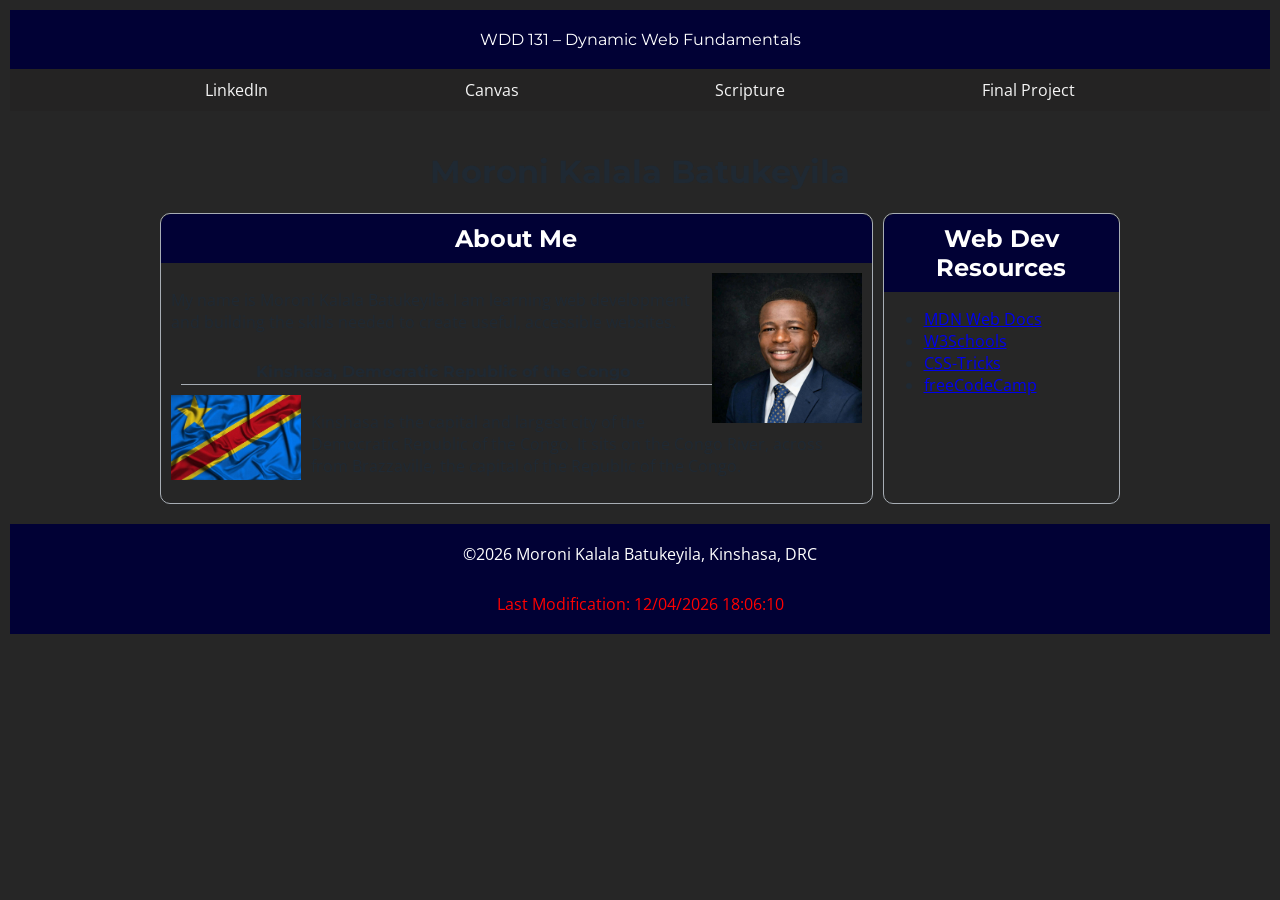
<file: index.html>
<!doctype html>
<html lang="en">
  <head>
    <meta charset="UTF-8" />
    <meta name="viewport" content="width=device-width, initial-scale=1.0" />
    <link rel="preconnect" href="https://fonts.googleapis.com" />
    <link rel="preconnect" href="https://fonts.gstatic.com" crossorigin />
    <link
      href="https://fonts.googleapis.com/css2?family=Montserrat:wght@400;600;700&family=Open+Sans:wght@400;600&display=swap"
      rel="stylesheet"
    />
    <meta
      name="description"
      content="WDD 131 &ndash; Dynamic Web Fundamentals &ndash; Moroni Kalala Batukeyila. About Moroni, the Democratic Republic of Congo, and web development resources."
    />
    <meta name="author" content="Moroni Kalala Batukeyila" />
    <link rel="stylesheet" href="styles/base.css" />
    <script src="scripts/getdates.js" defer></script>
    <title>
      WDD 131 &ndash; Dynamic Web Fundamentals &ndash; Moroni Kalala Batukeyila
    </title>
  </head>
  <body>
    <header>
      <span id="course-title">WDD 131 &ndash; Dynamic Web Fundamentals</span>

      <nav>
        <ul>
          <li>
            <a href="https://www.linkedin.com/in/moroni-batukeyila01"
              >LinkedIn</a
            >
          </li>
          <li><a href="https://byupw.instructure.com/">Canvas</a></li>
          <li>
            <a
              href="https://www.churchofjesuschrist.org/study/scriptures/bofm/alma/7?lang=fra"
              >Scripture</a
            >
          </li>
          <li><a href="final-project/">Final Project</a></li>
        </ul>
      </nav>
    </header>
    <main>
      <h1>Moroni Kalala Batukeyila</h1>

      <div class="container">
        <section class="card">
          <div>
            <div class="me">
              <h2 class="card-heading">About Me</h2>

              <img
                src="images/moroni-profile.jpeg"
                alt="Portrait of Moroni Kalala Batukeyila"
                id="me"
              />
              <p>
                My name is Moroni Kalala Batukeyila. I am learning web
                development and building the skills needed to create useful,
                accessible websites.
              </p>
            </div>

            <div class="country">
              <h3>Kinshasa, Democratic Republic of the Congo</h3>
              <img
                src="images/drc-flag.jpeg"
                alt="Flag of the Democratic Republic of the Congo"
                id="country"
              />
              <p>
                Kinshasa is the capital and largest city of the Democratic
                Republic of the Congo. It sits on the Congo River, across from
                Brazzaville, the capital of the Republic of the Congo.
              </p>
            </div>
          </div>
        </section>
        <section class="card">
          <h2 class="card-heading">Web Dev Resources</h2>
          <ul>
            <li><a href="https://developer.mozilla.org/">MDN Web Docs</a></li>
            <li><a href="https://www.w3schools.com/">W3Schools</a></li>
            <li><a href="https://css-tricks.com/">CSS-Tricks</a></li>
            <li><a href="https://www.freecodecamp.org/">freeCodeCamp</a></li>
          </ul>
        </section>
      </div>
    </main>
    <footer>
      <p>
        &copy;<span id="currentyear"></span> Moroni Kalala Batukeyila, Kinshasa,
        DRC
      </p>
      <p id="lastModified"></p>
    </footer>
  </body>
</html>
</file>
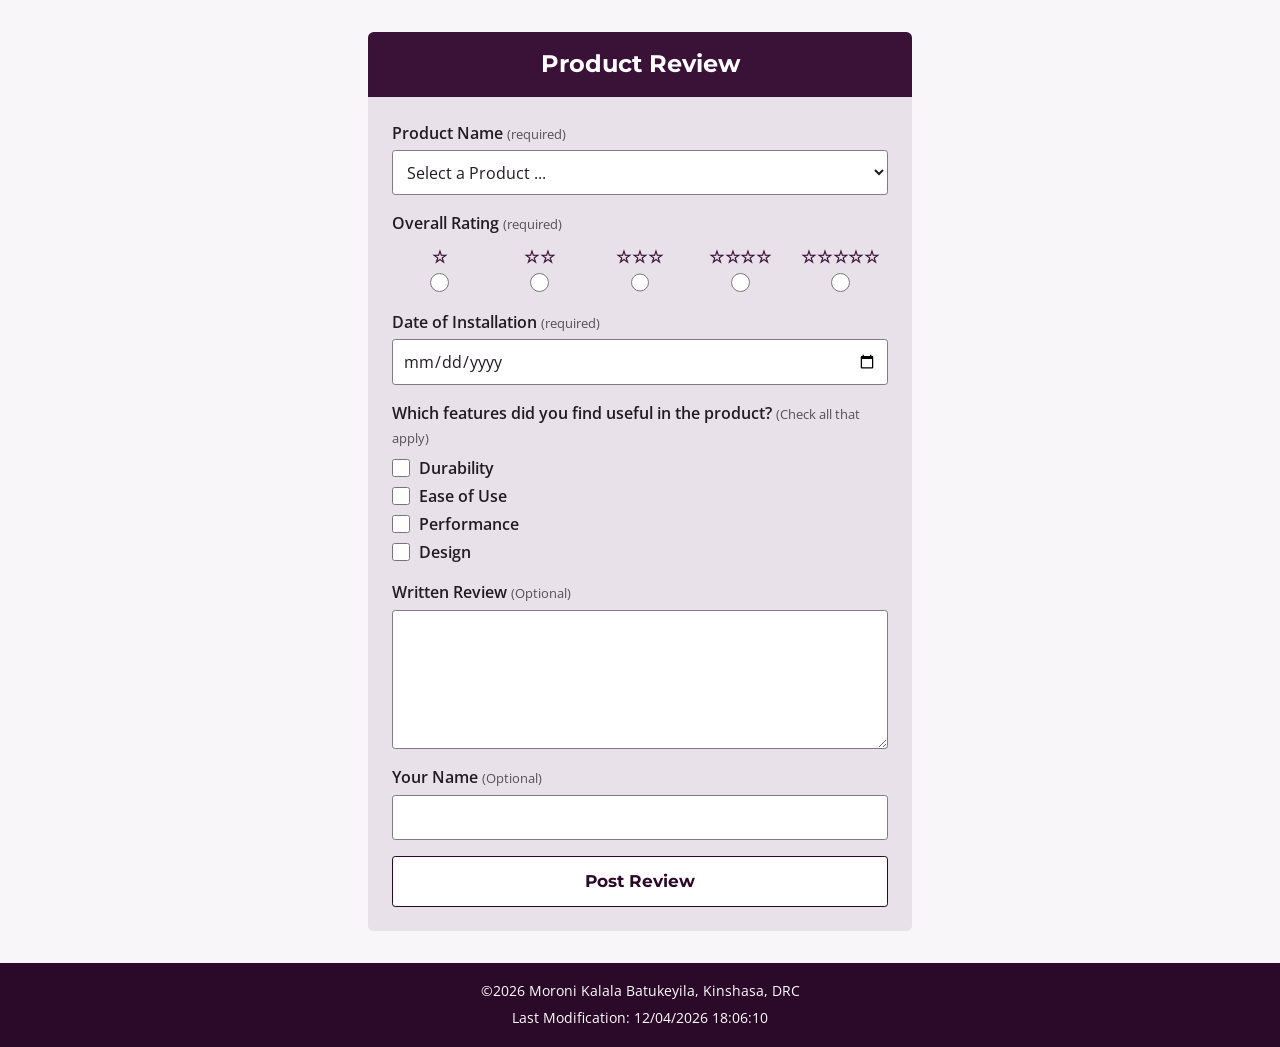
<file: form.html>
<!doctype html>
<html lang="en">
  <head>
    <meta charset="UTF-8" />
    <meta name="viewport" content="width=device-width, initial-scale=1.0" />
    <meta
      name="description"
      content="Share your product experience with a quick product review."
    />
    <meta name="author" content="Moroni Kalala Batukeyila" />
    <link rel="preconnect" href="https://fonts.googleapis.com" />
    <link rel="preconnect" href="https://fonts.gstatic.com" crossorigin />
    <link
      href="https://fonts.googleapis.com/css2?family=Montserrat:wght@500;600;700&family=Open+Sans:wght@400;600&display=swap"
      rel="stylesheet"
    />
    <link rel="stylesheet" href="styles/form.css" />
    <script src="scripts/product-review.js" defer></script>
    <title>Product Review | WDD 131</title>
  </head>
  <body>
    <header>
      <h1>Product Review</h1>
    </header>
    <main>
      <form action="review.html" method="get">
        <div class="form-field">
          <label for="product">Product Name <span class="required">(required)</span></label>
          <select id="product" name="product" required>
            <option value="" disabled selected>Select a Product ...</option>
          </select>
        </div>

        <fieldset class="rating-field">
          <legend>Overall Rating <span class="required">(required)</span></legend>
          <div class="rating-options">
            <label for="rating-1">
              <span class="rating-stars" aria-hidden="true">&star;</span>
              <input id="rating-1" name="rating" type="radio" value="1" required />
              <span class="sr-only">1 star</span>
            </label>
            <label for="rating-2">
              <span class="rating-stars" aria-hidden="true">&star;&star;</span>
              <input id="rating-2" name="rating" type="radio" value="2" required />
              <span class="sr-only">2 stars</span>
            </label>
            <label for="rating-3">
              <span class="rating-stars" aria-hidden="true">&star;&star;&star;</span>
              <input id="rating-3" name="rating" type="radio" value="3" required />
              <span class="sr-only">3 stars</span>
            </label>
            <label for="rating-4">
              <span class="rating-stars" aria-hidden="true">&star;&star;&star;&star;</span>
              <input id="rating-4" name="rating" type="radio" value="4" required />
              <span class="sr-only">4 stars</span>
            </label>
            <label for="rating-5">
              <span class="rating-stars" aria-hidden="true">&star;&star;&star;&star;&star;</span>
              <input id="rating-5" name="rating" type="radio" value="5" required />
              <span class="sr-only">5 stars</span>
            </label>
          </div>
        </fieldset>

        <div class="form-field">
          <label for="installation-date">Date of Installation <span class="required">(required)</span></label>
          <input
            id="installation-date"
            name="installation-date"
            type="date"
            required
          />
        </div>

        <fieldset class="feature-field">
          <legend>
            Which features did you find useful in the product?
            <span class="hint">(Check all that apply)</span>
          </legend>
          <div class="checkbox-options">
            <label for="durability">
              <input id="durability" name="features" type="checkbox" value="Durability" />
              Durability
            </label>
            <label for="ease-of-use">
              <input id="ease-of-use" name="features" type="checkbox" value="Ease of Use" />
              Ease of Use
            </label>
            <label for="performance">
              <input id="performance" name="features" type="checkbox" value="Performance" />
              Performance
            </label>
            <label for="design">
              <input id="design" name="features" type="checkbox" value="Design" />
              Design
            </label>
          </div>
        </fieldset>

        <div class="form-field">
          <label for="written-review">Written Review <span class="optional">(Optional)</span></label>
          <textarea id="written-review" name="written-review" rows="5"></textarea>
        </div>

        <div class="form-field">
          <label for="user-name">Your Name <span class="optional">(Optional)</span></label>
          <input id="user-name" name="user-name" type="text" autocomplete="name" />
        </div>

        <input class="submit-button" type="submit" value="Post Review" />
      </form>
    </main>
    <footer>
      <p>&copy;<span id="currentyear"></span> Moroni Kalala Batukeyila, Kinshasa, DRC</p>
      <p id="lastModified"></p>
    </footer>
  </body>
</html>
</file>
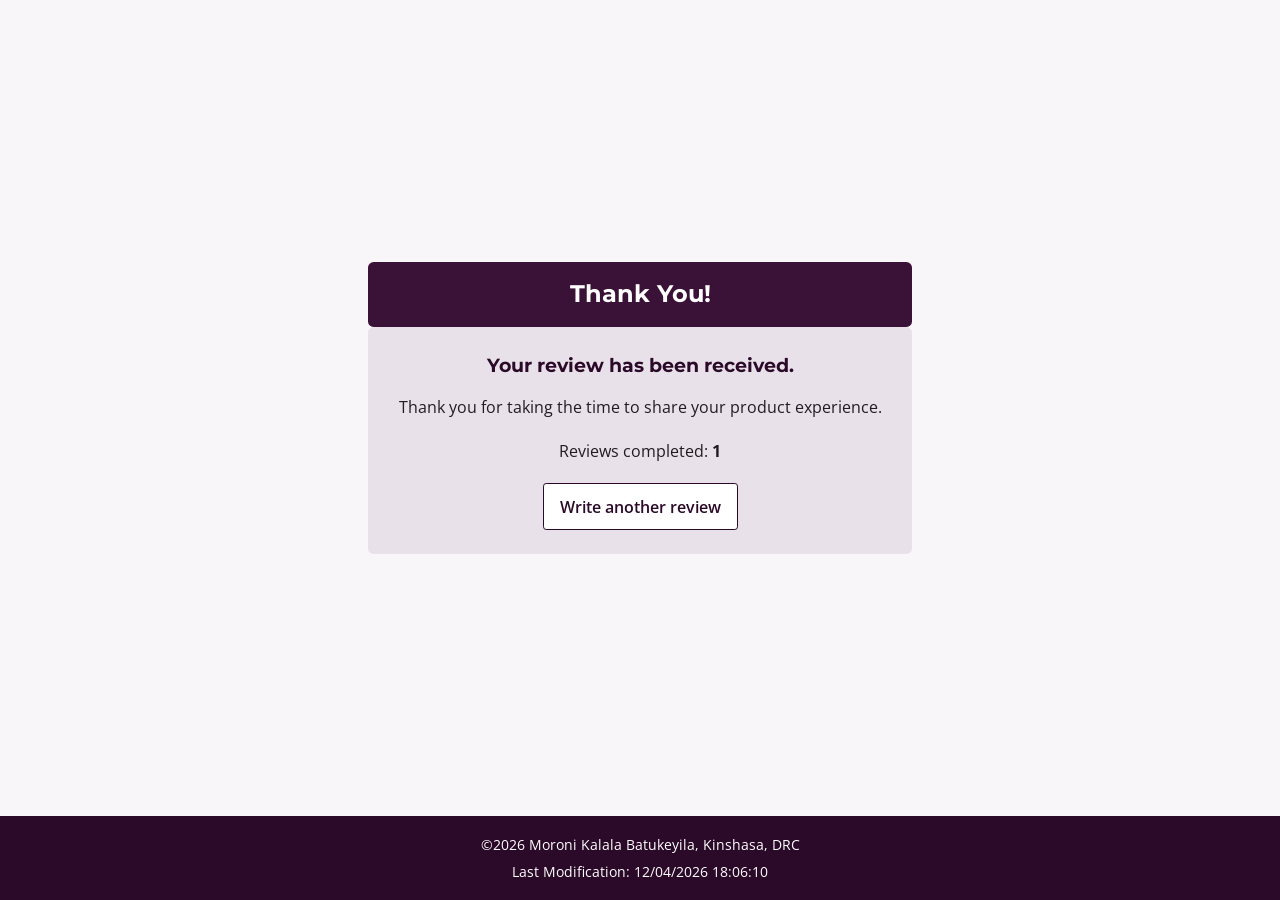
<file: review.html>
<!doctype html>
<html lang="en">
  <head>
    <meta charset="UTF-8" />
    <meta name="viewport" content="width=device-width, initial-scale=1.0" />
    <meta
      name="description"
      content="Thank you for sharing your product review."
    />
    <meta name="author" content="Moroni Kalala Batukeyila" />
    <link rel="preconnect" href="https://fonts.googleapis.com" />
    <link rel="preconnect" href="https://fonts.gstatic.com" crossorigin />
    <link
      href="https://fonts.googleapis.com/css2?family=Montserrat:wght@500;600;700&family=Open+Sans:wght@400;600&display=swap"
      rel="stylesheet"
    />
    <link rel="stylesheet" href="styles/form.css" />
    <script src="scripts/product-review.js" defer></script>
    <title>Review Received | WDD 131</title>
  </head>
  <body>
    <header class="confirmation-header">
      <h1>Thank You!</h1>
    </header>
    <main class="confirmation">
      <section class="confirmation-card" aria-labelledby="confirmation-message">
        <h2 id="confirmation-message">Your review has been received.</h2>
        <p>Thank you for taking the time to share your product experience.</p>
        <p class="review-count">
          Reviews completed: <strong id="review-count">0</strong>
        </p>
        <a class="back-link" href="form.html">Write another review</a>
      </section>
    </main>
    <footer>
      <p>&copy;<span id="currentyear"></span> Moroni Kalala Batukeyila, Kinshasa, DRC</p>
      <p id="lastModified"></p>
    </footer>
  </body>
</html>
</file>
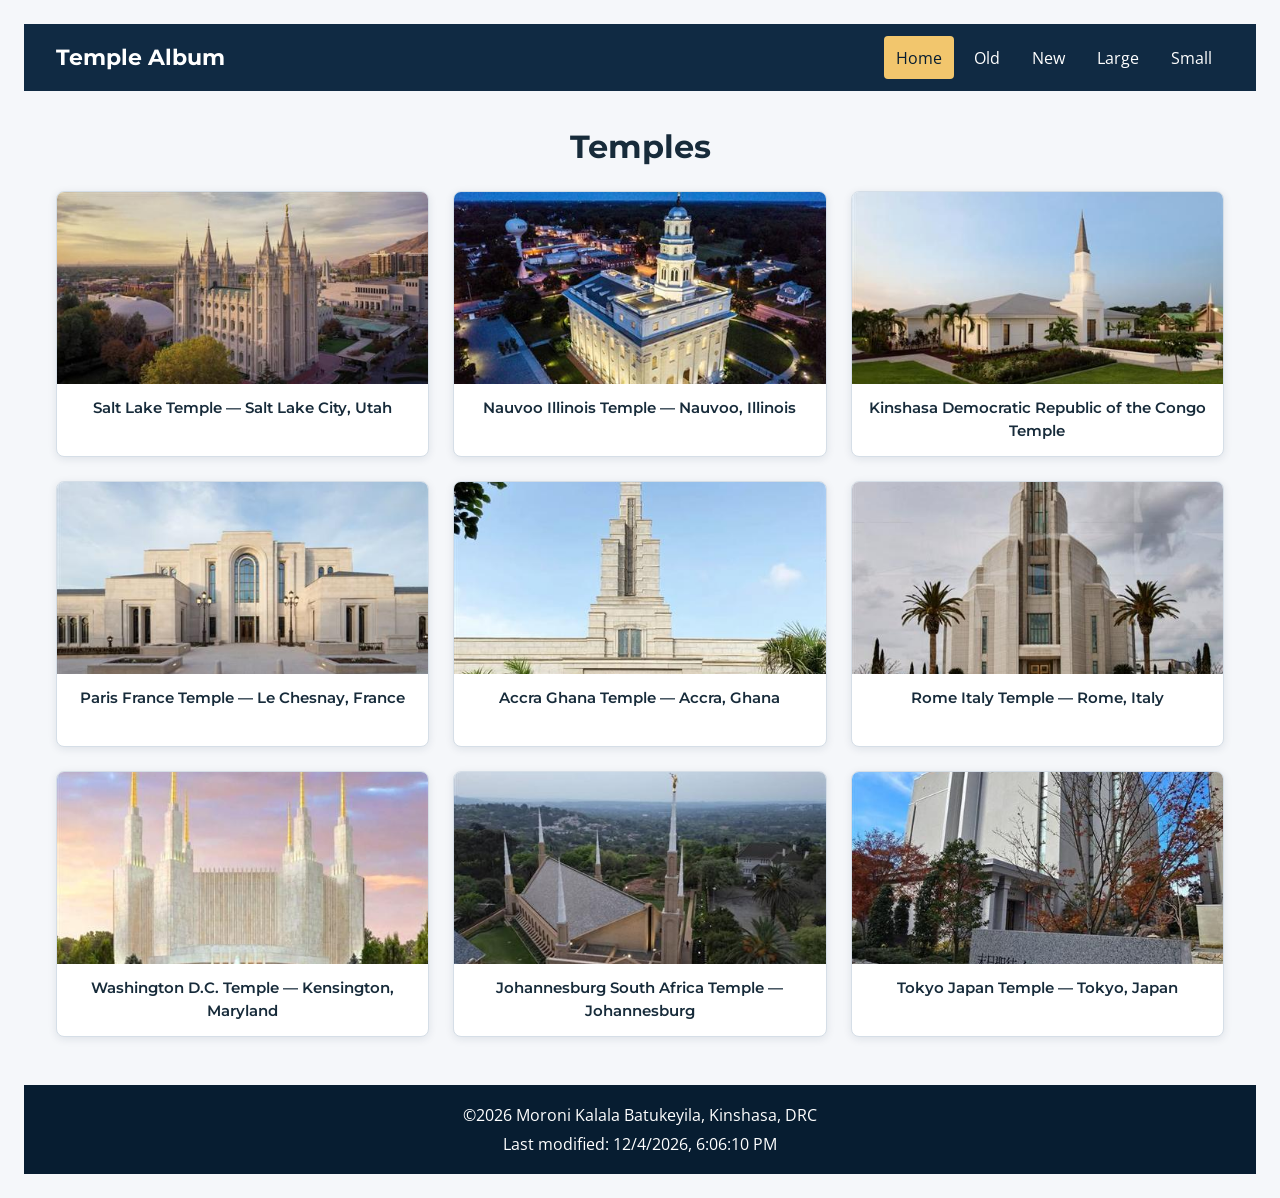
<file: temples.html>
<!doctype html>
<html lang="en">
  <head>
    <meta charset="UTF-8" />
    <meta name="viewport" content="width=device-width, initial-scale=1.0" />
    <meta
      name="description"
      content="Explore a gallery of nine temples from around the world."
    />
    <meta name="author" content="Moroni Kalala Batukeyila" />
    <link rel="preconnect" href="https://fonts.googleapis.com" />
    <link rel="preconnect" href="https://fonts.gstatic.com" crossorigin />
    <link
      href="https://fonts.googleapis.com/css2?family=Montserrat:wght@500;600;700&family=Open+Sans:wght@400;600&display=swap"
      rel="stylesheet"
    />
    <link rel="stylesheet" href="styles/temples.css" />
    <link
      rel="stylesheet"
      href="styles/temples-large.css"
      media="screen and (min-width: 48rem)"
    />
    <script src="scripts/temples.js" defer></script>
    <title>Temple Album | Moroni Kalala Batukeyila</title>
  </head>
  <body>
    <header>
      <div class="header-content">
        <p class="site-title">Temple Album</p>
        <button
          class="menu-toggle"
          type="button"
          aria-label="Open navigation menu"
          aria-expanded="false"
          aria-controls="primary-nav"
        >
          <span aria-hidden="true">☰</span>
        </button>
        <nav class="primary-nav" id="primary-nav" aria-label="Main navigation">
          <ul>
            <li>
              <a href="#gallery" data-filter="all" aria-current="page">Home</a>
            </li>
            <li><a href="#gallery" data-filter="old">Old</a></li>
            <li><a href="#gallery" data-filter="new">New</a></li>
            <li><a href="#gallery" data-filter="large">Large</a></li>
            <li><a href="#gallery" data-filter="small">Small</a></li>
          </ul>
        </nav>
      </div>
    </header>

    <main>
      <h1>Temples</h1>
      <section class="temple-gallery" id="gallery" aria-label="Temple gallery">
        <figure data-year="1893" data-size="large">
          <img
            src="images/temple-album/salt-lake.jpg"
            alt="Salt Lake Temple in Salt Lake City, Utah"
            loading="lazy"
            decoding="async"
          />
          <figcaption>Salt Lake Temple — Salt Lake City, Utah</figcaption>
        </figure>
        <figure data-year="2002" data-size="large">
          <img
            src="images/temple-album/nauvoo.jpg"
            alt="Nauvoo Illinois Temple at night"
            loading="lazy"
            decoding="async"
          />
          <figcaption>Nauvoo Illinois Temple — Nauvoo, Illinois</figcaption>
        </figure>
        <figure data-year="2019" data-size="small">
          <img
            src="images/temple-album/kinshasa.jpg"
            alt="Kinshasa Democratic Republic of the Congo Temple"
            loading="lazy"
            decoding="async"
          />
          <figcaption>
            Kinshasa Democratic Republic of the Congo Temple
          </figcaption>
        </figure>
        <figure data-year="2017" data-size="small">
          <img
            src="images/temple-album/paris.jpg"
            alt="Paris France Temple"
            loading="lazy"
            decoding="async"
          />
          <figcaption>Paris France Temple — Le Chesnay, France</figcaption>
        </figure>
        <figure data-year="2004" data-size="small">
          <img
            src="images/temple-album/accra.jpg"
            alt="Accra Ghana Temple"
            loading="lazy"
            decoding="async"
          />
          <figcaption>Accra Ghana Temple — Accra, Ghana</figcaption>
        </figure>
        <figure data-year="2019" data-size="small">
          <img
            src="images/temple-album/rome.jpg"
            alt="Rome Italy Temple"
            loading="lazy"
            decoding="async"
          />
          <figcaption>Rome Italy Temple — Rome, Italy</figcaption>
        </figure>
        <figure data-year="1974" data-size="large">
          <img
            src="images/temple-album/washington-dc.jpg"
            alt="Washington D.C. Temple in Kensington, Maryland"
            loading="lazy"
            decoding="async"
          />
          <figcaption>Washington D.C. Temple — Kensington, Maryland</figcaption>
        </figure>
        <figure data-year="1985" data-size="small">
          <img
            src="images/temple-album/johannesburg.jpg"
            alt="Johannesburg South Africa Temple"
            loading="lazy"
            decoding="async"
          />
          <figcaption>
            Johannesburg South Africa Temple — Johannesburg
          </figcaption>
        </figure>
        <figure data-year="1980" data-size="large">
          <img
            src="images/temple-album/tokyo.jpg"
            alt="Tokyo Japan Temple"
            loading="lazy"
            decoding="async"
          />
          <figcaption>Tokyo Japan Temple — Tokyo, Japan</figcaption>
        </figure>
      </section>
    </main>

    <footer>
      <p>
        &copy;<span id="currentyear"></span> Moroni Kalala Batukeyila, Kinshasa,
        DRC
      </p>
      <p id="lastModified"></p>
    </footer>
  </body>
</html>
</file>
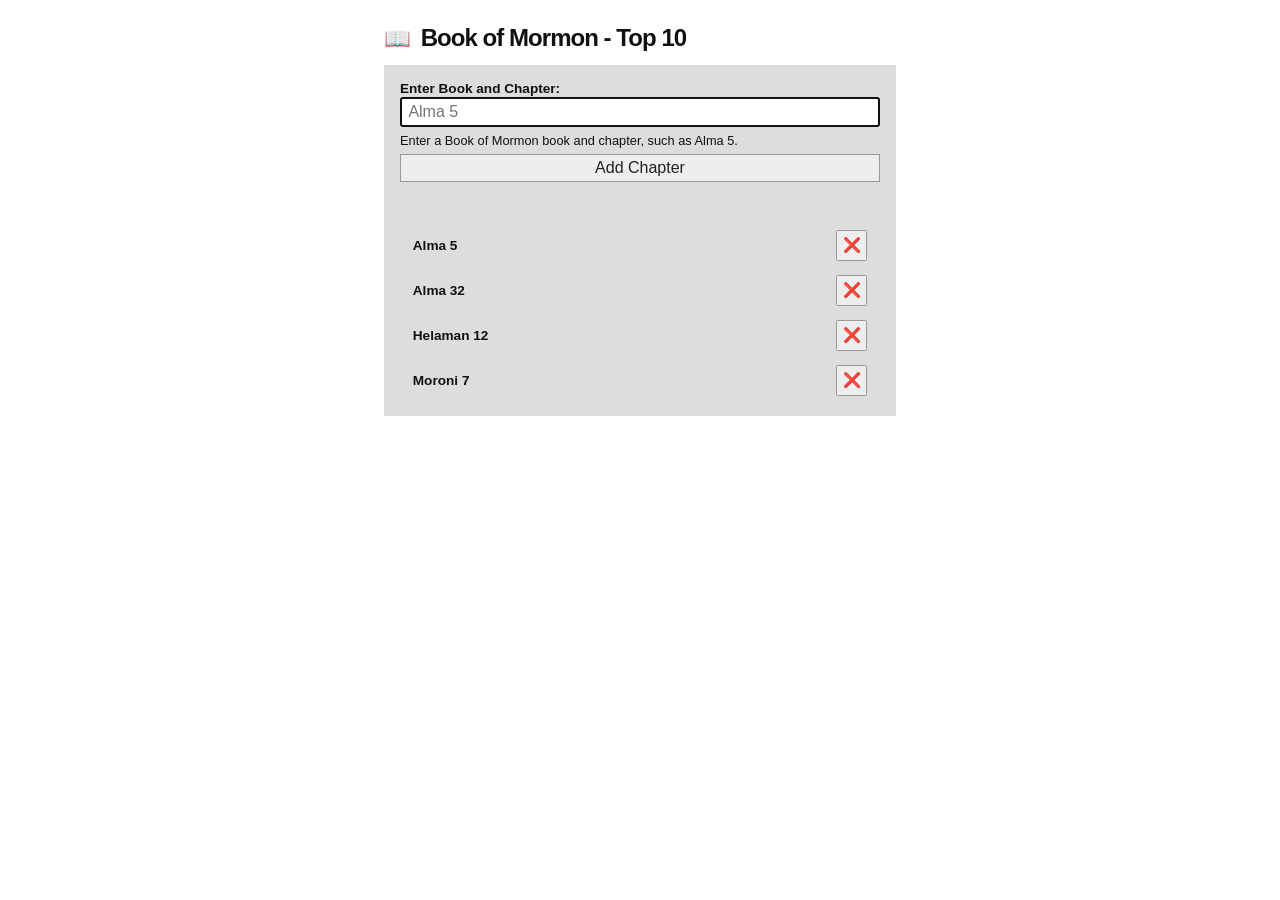
<file: week02/bom.html>
<!doctype html>
<html lang="en">
  <head>
    <meta charset="UTF-8">
    <meta name="viewport" content="width=device-width, initial-scale=1.0">
    <meta
      name="description"
      content="Keep a list of your favorite Book of Mormon chapters."
    >
    <meta name="author" content="Moroni Kalala Batukeyila">
    <title>Book of Mormon - Top 10</title>
    <link rel="stylesheet" href="styles/bom.css">
    <script src="scripts/dom.js" defer></script>
  </head>
  <body>
    <header>
      <h1><span aria-hidden="true">📖</span> Book of Mormon - Top 10</h1>
    </header>
    <main>
      <label for="favchap">Enter Book and Chapter:</label>
      <input
        type="text"
        id="favchap"
        name="favchap"
        placeholder="Alma 5"
        autocomplete="off"
        aria-describedby="chapter-help feedback"
      >
      <p id="chapter-help">Enter a Book of Mormon book and chapter, such as Alma 5.</p>
      <button type="button" id="add-chapter">Add Chapter</button>
      <p id="feedback" role="status" aria-live="polite" aria-atomic="true"></p>
      <ul
        id="list"
        aria-label="Favorite Book of Mormon chapters"
        aria-live="polite"
        aria-relevant="additions removals"
      >
        <li>
          Alma 5
          <button type="button" class="delete-button" aria-label="Remove Alma 5">❌</button>
        </li>
        <li>
          Alma 32
          <button type="button" class="delete-button" aria-label="Remove Alma 32">❌</button>
        </li>
        <li>
          Helaman 12
          <button type="button" class="delete-button" aria-label="Remove Helaman 12">❌</button>
        </li>
        <li>
          Moroni 7
          <button type="button" class="delete-button" aria-label="Remove Moroni 7">❌</button>
        </li>
      </ul>
    </main>
  </body>
</html>
</file>
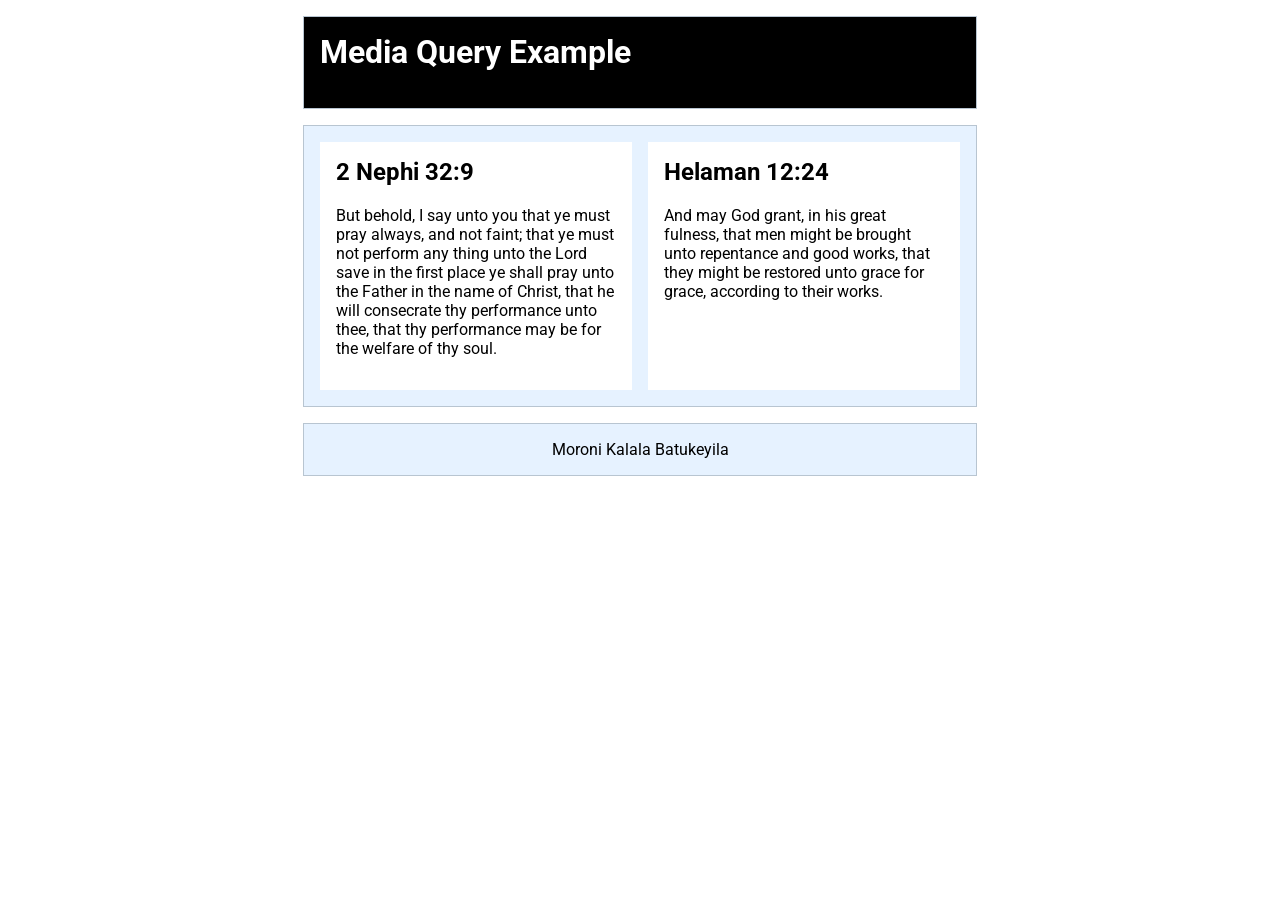
<file: week02/media-query.html>
<!doctype html>
<html lang="en">
  <head>
    <meta charset="UTF-8">
    <meta name="viewport" content="width=device-width, initial-scale=1.0">
    <title>WDD 131 - Media Query Example</title>
    <meta
      name="description"
      content="A scripture page demonstrating responsive CSS media queries."
    >
    <meta name="author" content="Moroni Kalala Batukeyila">
    <link rel="preconnect" href="https://fonts.googleapis.com">
    <link rel="preconnect" href="https://fonts.gstatic.com" crossorigin>
    <link
      href="https://fonts.googleapis.com/css2?family=Roboto:wght@400;700&display=swap"
      rel="stylesheet"
    >
    <link rel="stylesheet" href="styles/media-query.css">
    <link rel="stylesheet" href="styles/media-query-large.css">
  </head>
  <body>
    <header>
      <h1>Media Query Example</h1>
    </header>

    <main>
      <section>
        <h2>2 Nephi 32:9</h2>
        <p>
          But behold, I say unto you that ye must pray always, and not faint;
          that ye must not perform any thing unto the Lord save in the first
          place ye shall pray unto the Father in the name of Christ, that he
          will consecrate thy performance unto thee, that thy performance may
          be for the welfare of thy soul.
        </p>
      </section>
      <section>
        <h2>Helaman 12:24</h2>
        <p>
          And may God grant, in his great fulness, that men might be brought
          unto repentance and good works, that they might be restored unto
          grace for grace, according to their works.
        </p>
      </section>
    </main>

    <footer>Moroni Kalala Batukeyila</footer>
  </body>
</html>
</file>
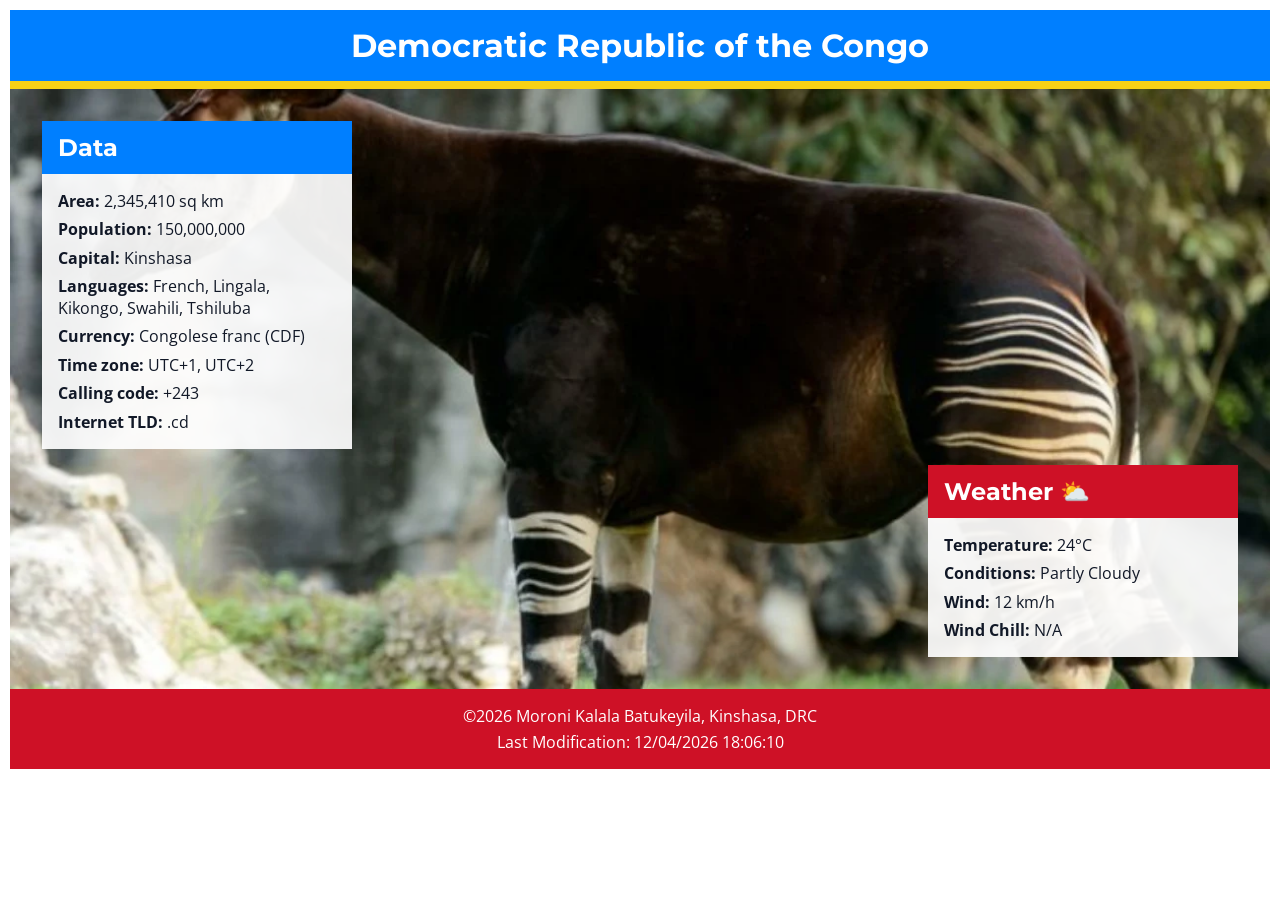
<file: week03/country.html>
<!doctype html>
<html lang="en">
  <head>
    <meta charset="UTF-8" />
    <meta name="viewport" content="width=device-width, initial-scale=1.0" />
    <title>Democratic Republic of the Congo | Country Page</title>
    <meta
      name="description"
      content="Country information and weather for the Democratic Republic of the Congo."
    />
    <meta name="author" content="Moroni Batukeyila" />
    <link rel="stylesheet" href="styles/country.css" />
    <script src="scripts/country.js" defer></script>
    <link rel="preconnect" href="https://fonts.googleapis.com" />
    <link rel="preconnect" href="https://fonts.gstatic.com" crossorigin />
    <link
      href="https://fonts.googleapis.com/css2?family=Montserrat:wght@400;600;700&family=Open+Sans:wght@400;600&display=swap"
      rel="stylesheet"
    />
  </head>
  <body>
    <header>
      <h1>Democratic Republic of the Congo</h1>
    </header>
    <main class="main">
      <picture class="hero">
        <source media="(max-width: 700px)" srcset="images/okapi-small.webp" />
        <img
          src="images/okapi-large.webp"
          alt="An okapi, an animal native to the Democratic Republic of the Congo"
          width="1280"
          height="720"
        />
      </picture>
      <section class="data">
        <h2>Data</h2>
        <ul>
          <li><strong>Area:</strong> 2,345,410 sq km</li>
          <li><strong>Population:</strong> 150,000,000</li>
          <li><strong>Capital:</strong> Kinshasa</li>
          <li>
            <strong>Languages:</strong> French, Lingala, Kikongo, Swahili,
            Tshiluba
          </li>
          <li><strong>Currency:</strong> Congolese franc (CDF)</li>
          <li><strong>Time zone:</strong> UTC+1, UTC+2</li>
          <li><strong>Calling code:</strong> +243</li>
          <li><strong>Internet TLD:</strong> .cd</li>
        </ul>
      </section>
      <section class="weather">
        <h2>Weather</h2>
        <img
          class="weather-icon"
          src="images/weather-partly-cloudy.svg"
          alt="Partly cloudy"
          width="72"
          height="72"
        />
        <ul>
          <li><strong>Temperature:</strong> <span id="temperature"></span></li>
          <li><strong>Conditions:</strong> Partly Cloudy</li>
          <li><strong>Wind:</strong> <span id="wind-speed"></span></li>
          <li><strong>Wind Chill:</strong> <span id="wind-chill"></span></li>
        </ul>
      </section>
    </main>
    <footer>
      <p>
        &copy;<span id="currentyear"></span> Moroni Kalala Batukeyila, Kinshasa,
        DRC
      </p>
      <p id="lastModified"></p>
    </footer>
  </body>
</html>
</file>
<file: styles/base.css>
* {
  box-sizing: border-box;
}

body {
  margin: 0;
  font-family: "Open Sans", sans-serif;
  color: #1f2933;
  padding: 10px;
}

header {
  background-color: #010135;
}

#course-title {
  display: block;
  text-align: center;
  font-family: Montserrat, sans-serif;
  background-color: #010135;
  color: white;
  padding: 20px;
}

nav {
  display: flex;
  background-color: #242323;
}

nav ul {
  display: flex;
  width: 100%;
  flex-direction: row;
  justify-content: space-evenly;
  margin: 0;
  padding: 10px;
  list-style: none;
}

nav a {
  text-decoration: none;
  color: whitesmoke;
  padding: 8px 12px;
}

nav a:hover {
  background-color: #ffffff;
  color: #010135;
  border-radius: 4px;
}

main {
  max-width: 1000px;
  margin: 0 auto;
  padding: 20px;
}

h1,
h2,
h3 {
  font-family: Montserrat, sans-serif;
}

h1 {
  text-align: center;
}

.container {
  display: grid;
  grid-template-columns: 3fr 1fr;
  gap: 10px;
}

.card {
  border: 1px solid #a7adb4;
  border-radius: 10px;
  overflow: hidden;
}

p {
  padding: 10px;
}

img {
  max-width: 100%;
  height: auto;
}

#me {
  float: right;
  width: 150px;
  margin: 10px;
}

#country {
  float: left;
  width: 130px;
  margin: 10px;
}

.country h3 {
  text-align: center;
  border-bottom: 1px solid #a7adb4;
  margin: 0 20px;
  padding: 3px;
  font-size: 1rem;
}

.card-heading {
  background-color: #010135;
  color: white;
  margin: 0;
  padding: 10px;
  text-align: center;
  border-top-left-radius: 10px;
  border-top-right-radius: 10px;
}

footer {
  text-align: center;
  background-color: #010135;
  color: white;
  padding: 1px;
}

footer p {
  margin: 8px;
}

#lastModified {
  color: red;
}

@media (max-width: 700px) {
  .container {
    grid-template-columns: 1fr;
  }

  nav ul {
    align-items: center;
    flex-direction: column;
    gap: 8px;
  }
}
</file>
<file: styles/form.css>
* {
  box-sizing: border-box;
}

:root {
  color-scheme: light;
  --plum: #3b1237;
  --plum-dark: #2b0928;
  --lavender: #e8e1e9;
  --paper: #f8f6f8;
  --ink: #211b22;
  --muted: #574e59;
  --focus: #8a4c82;
}

body {
  display: flex;
  min-height: 100vh;
  flex-direction: column;
  margin: 0;
  background: var(--paper);
  color: var(--ink);
  font-family: "Open Sans", sans-serif;
  line-height: 1.5;
}

header {
  width: min(100% - 2rem, 34rem);
  margin: auto auto 0;
  padding-top: 1.5rem;
}

main {
  width: min(100% - 2rem, 34rem);
  margin: 0 auto auto;
  padding: 0 0 1.5rem;
}

h1 {
  margin: 0;
  border-radius: 0.35rem 0.35rem 0 0;
  background: var(--plum);
  color: #fff;
  font-family: Montserrat, sans-serif;
  font-size: 1.5rem;
  padding: 0.9rem 1rem;
  text-align: center;
}

form,
.confirmation-card {
  border-radius: 0 0 0.35rem 0.35rem;
  background: var(--lavender);
  padding: 1.25rem;
}

.form-field {
  display: grid;
  gap: 0.35rem;
  margin-bottom: 1rem;
}

label,
legend {
  font-weight: 600;
}

.required,
.optional,
.hint {
  color: var(--muted);
  font-size: 0.84rem;
  font-weight: 400;
}

input,
select,
textarea {
  width: 100%;
  min-height: 2.8rem;
  border: 1px solid #827985;
  border-radius: 0.2rem;
  background: #fff;
  color: var(--ink);
  font: inherit;
  padding: 0.55rem 0.65rem;
}

textarea {
  min-height: 7rem;
  resize: vertical;
}

input:focus-visible,
select:focus-visible,
textarea:focus-visible,
a:focus-visible {
  outline: 3px solid var(--focus);
  outline-offset: 2px;
}

fieldset {
  min-width: 0;
  margin: 0 0 1rem;
  border: 0;
  padding: 0;
}

legend {
  margin-bottom: 0.45rem;
  padding: 0;
}

.rating-options {
  display: grid;
  grid-template-columns: repeat(5, 1fr);
  gap: 0.35rem;
}

.rating-options label {
  display: flex;
  min-height: 3.2rem;
  flex-direction: column;
  align-items: center;
  justify-content: center;
  gap: 0.25rem;
  border-radius: 0.25rem;
  cursor: pointer;
}

.rating-options label:hover {
  background: rgb(255 255 255 / 55%);
}

.rating-stars {
  min-height: 1.4rem;
  color: var(--plum);
  font-size: 1.05rem;
  letter-spacing: 0.04em;
  white-space: nowrap;
}

.rating-options input,
.checkbox-options input {
  width: 1.15rem;
  min-height: 1.15rem;
  height: 1.15rem;
  margin: 0;
  accent-color: var(--plum);
}

.checkbox-options {
  display: grid;
  gap: 0.25rem;
}

.checkbox-options label {
  display: flex;
  align-items: center;
  gap: 0.55rem;
  cursor: pointer;
}

.submit-button {
  border: 1px solid var(--plum-dark);
  border-radius: 0.2rem;
  background: #fff;
  color: var(--plum-dark);
  cursor: pointer;
  font-family: Montserrat, sans-serif;
  font-size: 1.05rem;
  font-weight: 700;
  min-height: 3.2rem;
}

.submit-button:hover,
.back-link:hover {
  background: var(--plum-dark);
  color: #fff;
}

footer {
  background: var(--plum-dark);
  color: #fff;
  padding: 0.75rem 1rem;
  text-align: center;
}

footer p {
  margin: 0.35rem;
  font-size: 0.9rem;
}

.confirmation-header h1 {
  border-radius: 0.35rem;
}

.confirmation-card {
  border-radius: 0.35rem;
  text-align: center;
}

.confirmation-card h2 {
  margin-top: 0;
  color: var(--plum-dark);
  font-family: Montserrat, sans-serif;
  font-size: 1.2rem;
}

.review-count {
  margin: 1.25rem 0;
}

.back-link {
  display: inline-block;
  border: 1px solid var(--plum-dark);
  border-radius: 0.2rem;
  background: #fff;
  color: var(--plum-dark);
  font-weight: 600;
  padding: 0.65rem 1rem;
  text-decoration: none;
}

.sr-only {
  position: absolute;
  width: 1px;
  height: 1px;
  overflow: hidden;
  clip: rect(0, 0, 0, 0);
  white-space: nowrap;
  clip-path: inset(50%);
}

@media (min-width: 40rem) {
  header {
    padding-top: 2rem;
  }

  main {
    padding-bottom: 2rem;
  }

  form,
  .confirmation-card {
    padding: 1.5rem;
  }
}
</file>
<file: styles/temples.css>
* {
  box-sizing: border-box;
}

:root {
  color-scheme: light;
  --navy: #102a43;
  --navy-dark: #071d31;
  --gold: #f2c66d;
  --paper: #f5f7fa;
  --ink: #172b3a;
}

body {
  margin: 0;
  background: var(--paper);
  color: var(--ink);
  font-family: "Open Sans", sans-serif;
  line-height: 1.5;
  padding: 1.5rem;
}

header {
  background: var(--navy);
  color: #fff;
}

.header-content {
  display: flex;
  flex-wrap: wrap;
  align-items: center;
  justify-content: space-between;
  max-width: 76rem;
  margin: 0 auto;
  padding: 0.75rem 1rem;
}

.site-title {
  margin: 0;
  font-family: Montserrat, sans-serif;
  font-size: 1.4rem;
  font-weight: 700;
}

.menu-toggle {
  border: 1px solid var(--gold);
  border-radius: 0.25rem;
  background: transparent;
  color: #fff;
  cursor: pointer;
  font-size: 1.5rem;
  line-height: 1;
  padding: 0.4rem 0.65rem;
}

.menu-toggle:hover,
.menu-toggle:focus-visible {
  background: var(--gold);
  color: var(--navy-dark);
}

.primary-nav {
  display: none;
  flex-basis: 100%;
}

.primary-nav.is-open {
  display: flex;
  flex-direction: column;
}

.primary-nav ul {
  display: flex;
  flex-direction: column;
  gap: 0.25rem;
  list-style: none;
  margin: 0;
  padding: 0.75rem 0 0;
}

.primary-nav a {
  display: block;
  border-radius: 0.25rem;
  color: #fff;
  padding: 0.6rem 0.75rem;
  text-decoration: none;
}

.primary-nav a:hover,
.primary-nav a:focus-visible,
.primary-nav a[aria-current="page"] {
  background: var(--gold);
  color: var(--navy-dark);
}

main {
  max-width: 76rem;
  margin: 0 auto;
  padding: 1.5rem 1rem 2rem;
}

h1,
figcaption {
  font-family: Montserrat, sans-serif;
}

h1 {
  margin: 0 0 1.25rem;
  text-align: center;
}

.temple-gallery {
  display: grid;
  grid-template-columns: 1fr;
  gap: 1.25rem;
}

.temple-gallery figure {
  overflow: hidden;
  margin: 0;
  border: 1px solid #d5dee7;
  border-radius: 0.5rem;
  background: #fff;
  box-shadow: 0 2px 8px rgb(16 42 67 / 10%);
  text-align: center;
}

.temple-gallery img {
  display: block;
  width: 100%;
  height: 12rem;
  object-fit: cover;
  background: #e7edf3;
}

.temple-gallery figcaption {
  min-height: 4.5rem;
  padding: 0.8rem;
  font-size: 0.95rem;
  font-weight: 600;
}

.temple-gallery figure[hidden] {
  display: none;
}

footer {
  background: var(--navy-dark);
  color: #fff;
  padding: 0.75rem 1rem;
  text-align: center;
}

footer p {
  margin: 0.35rem;
}
</file>
<file: styles/temples-large.css>
@media screen and (min-width: 48rem) {
  .header-content {
    flex-wrap: nowrap;
    gap: 2rem;
    padding: 0.75rem 1.5rem;
  }

  .menu-toggle {
    display: none;
  }

  .primary-nav,
  .primary-nav.is-open {
    display: flex;
    align-items: center;
    flex-basis: auto;
    margin-left: auto;
  }

  .primary-nav ul {
    flex-direction: row;
    justify-content: flex-end;
    gap: 0.5rem;
    padding: 0;
  }

  main {
    padding: 2rem 1.5rem 3rem;
  }

  .temple-gallery {
    grid-template-columns: repeat(3, minmax(0, 1fr));
    gap: 1.5rem;
  }
}
</file>
<file: week02/styles/bom.css>
* {
  box-sizing: border-box;
}

body {
  margin: 0;
  background: #fff;
  color: #111;
  font-family: "Arial Narrow", Arial, sans-serif;
}

header,
main {
  width: min(82%, 32rem);
  margin-right: auto;
  margin-left: auto;
}

header {
  margin-top: 1.5rem;
  margin-bottom: 0.8rem;
}

h1 {
  margin: 0;
  font-size: 1.5rem;
  font-weight: 700;
  letter-spacing: -0.04em;
}

h1 span {
  margin-right: 0.25rem;
  font-size: 1.35rem;
  letter-spacing: normal;
}

main {
  min-height: 20rem;
  padding: 1rem;
  background: #ddd;
}

label {
  display: block;
  margin-bottom: 0.1rem;
  font-size: 0.85rem;
  font-weight: 700;
}

input,
#add-chapter {
  width: 100%;
  min-height: 1.8rem;
  font: inherit;
}

input {
  border: 2px solid #111;
  border-radius: 0.2rem;
  padding: 0.25rem 0.4rem;
  background: #fff;
}

#add-chapter {
  margin-top: 0.35rem;
  border: 1px solid #999;
  background: #eee;
  color: #222;
  cursor: pointer;
}

#add-chapter:hover {
  background: #f8f8f8;
}

#chapter-help,
#feedback {
  margin: 0.35rem 0 0;
  font-size: 0.8rem;
}

#feedback {
  min-height: 1.2em;
  color: #7b1f1f;
  font-weight: 700;
}

#list {
  display: grid;
  gap: 0.3rem;
  margin: 1.4rem 0 0;
  padding: 0 0.8rem;
  list-style: none;
}

#list li {
  display: flex;
  min-height: 2.5rem;
  align-items: center;
  justify-content: space-between;
  gap: 0.75rem;
  font-size: 0.85rem;
  font-weight: 700;
}

#list button {
  width: 1.95rem;
  height: 1.95rem;
  flex: 0 0 auto;
  border: 1px solid #999;
  border-radius: 0.1rem;
  background: #eee;
  color: #ff1744;
  cursor: pointer;
  font-size: 0.9rem;
}

#list button:hover {
  background: #fff;
}

input:focus-visible,
button:focus-visible {
  outline: 2px solid #1769aa;
  outline-offset: 2px;
}
</file>
<file: week02/styles/media-query.css>
body {
  margin: 0;
  font-family: "Roboto", sans-serif;
}

header,
main,
footer {
  max-width: 640px;
  margin: 1rem auto;
  border: 1px solid #b8c5d1;
  padding: 1rem;
  background-color: #e6f2ff;
}

main {
  display: grid;
  grid-template-columns: 1fr;
  gap: 1rem;
}

section {
  padding: 1rem;
  background-color: #fff;
}

h1,
h2,
p {
  margin-top: 0;
}

footer {
  text-align: center;
}
</file>
<file: week02/styles/media-query-large.css>
@media screen and (min-width: 500px) {
  header {
    background-color: #000;
    color: #fff;
  }

  main {
    grid-template-columns: 1fr 1fr;
  }
}
</file>
<file: week03/styles/country.css>
:root {
  --blue: #007fff;
  --red: #ce1126;
  --yellow: #f7d116;
  --white: #fff;
  --ink: #111827;
}

* {
  box-sizing: border-box;
}

body {
  margin: 0;
  font-family: "Open Sans", sans-serif;
  color: var(--ink);
  padding: 10px;
}

header {
  background: var(--blue);
  border-bottom: 8px solid var(--yellow);
  color: var(--white);
  padding: 1rem;
  text-align: center;
}

h1,
h2 {
  font-family: Montserrat, sans-serif;
}

h1 {
  margin: 0;
  font-size: clamp(1.4rem, 3vw, 2rem);
}

.main {
  position: relative;
  background: var(--blue);
}

.hero,
.hero img {
  display: block;
  width: 100%;
}

.hero {
  height: 600px;
}

.hero img {
  height: 100%;
  object-fit: cover;
}

.data,
.weather {
  background: rgb(255 255 255 / 92%);
  position: absolute;
  width: min(310px, calc(100% - 2rem));
}

.data {
  left: 2rem;
  top: 2rem;
}

.weather {
  bottom: 2rem;
  right: 2rem;
}

.data h2,
.weather h2 {
  color: var(--white);
  margin: 0;
  padding: 0.75rem 1rem;
}

.data h2 {
  background: var(--blue);
}

.weather h2 {
  background: var(--red);
}

.weather h2::after {
  content: " ⛅";
}

ul {
  list-style: none;
  margin: 0;
  padding: 0.8rem 1rem;
}

li {
  padding: 0.2rem 0;
}

.weather-icon {
  display: none;
}

footer {
  background: var(--red);
  color: var(--white);
  padding: 0.75rem 1rem;
  text-align: center;
}

footer p {
  margin: 0.25rem;
}

@media (max-width: 700px) {
  .main {
    background: var(--white);
    padding-bottom: 1rem;
  }
  .hero {
    height: 250px;
  }
  .data,
  .weather {
    position: static;
    margin: 1rem auto 0;
    width: min(420px, calc(100% - 2rem));
    text-align: center;
  }
  .data {
    border-bottom: 1px solid #cbd5e1;
  }
  .data h2,
  .weather h2 {
    background: transparent;
    color: var(--ink);
  }
  .weather h2::after {
    content: none;
  }
  .weather-icon {
    display: block;
    margin: 0 auto;
  }
}
</file>
